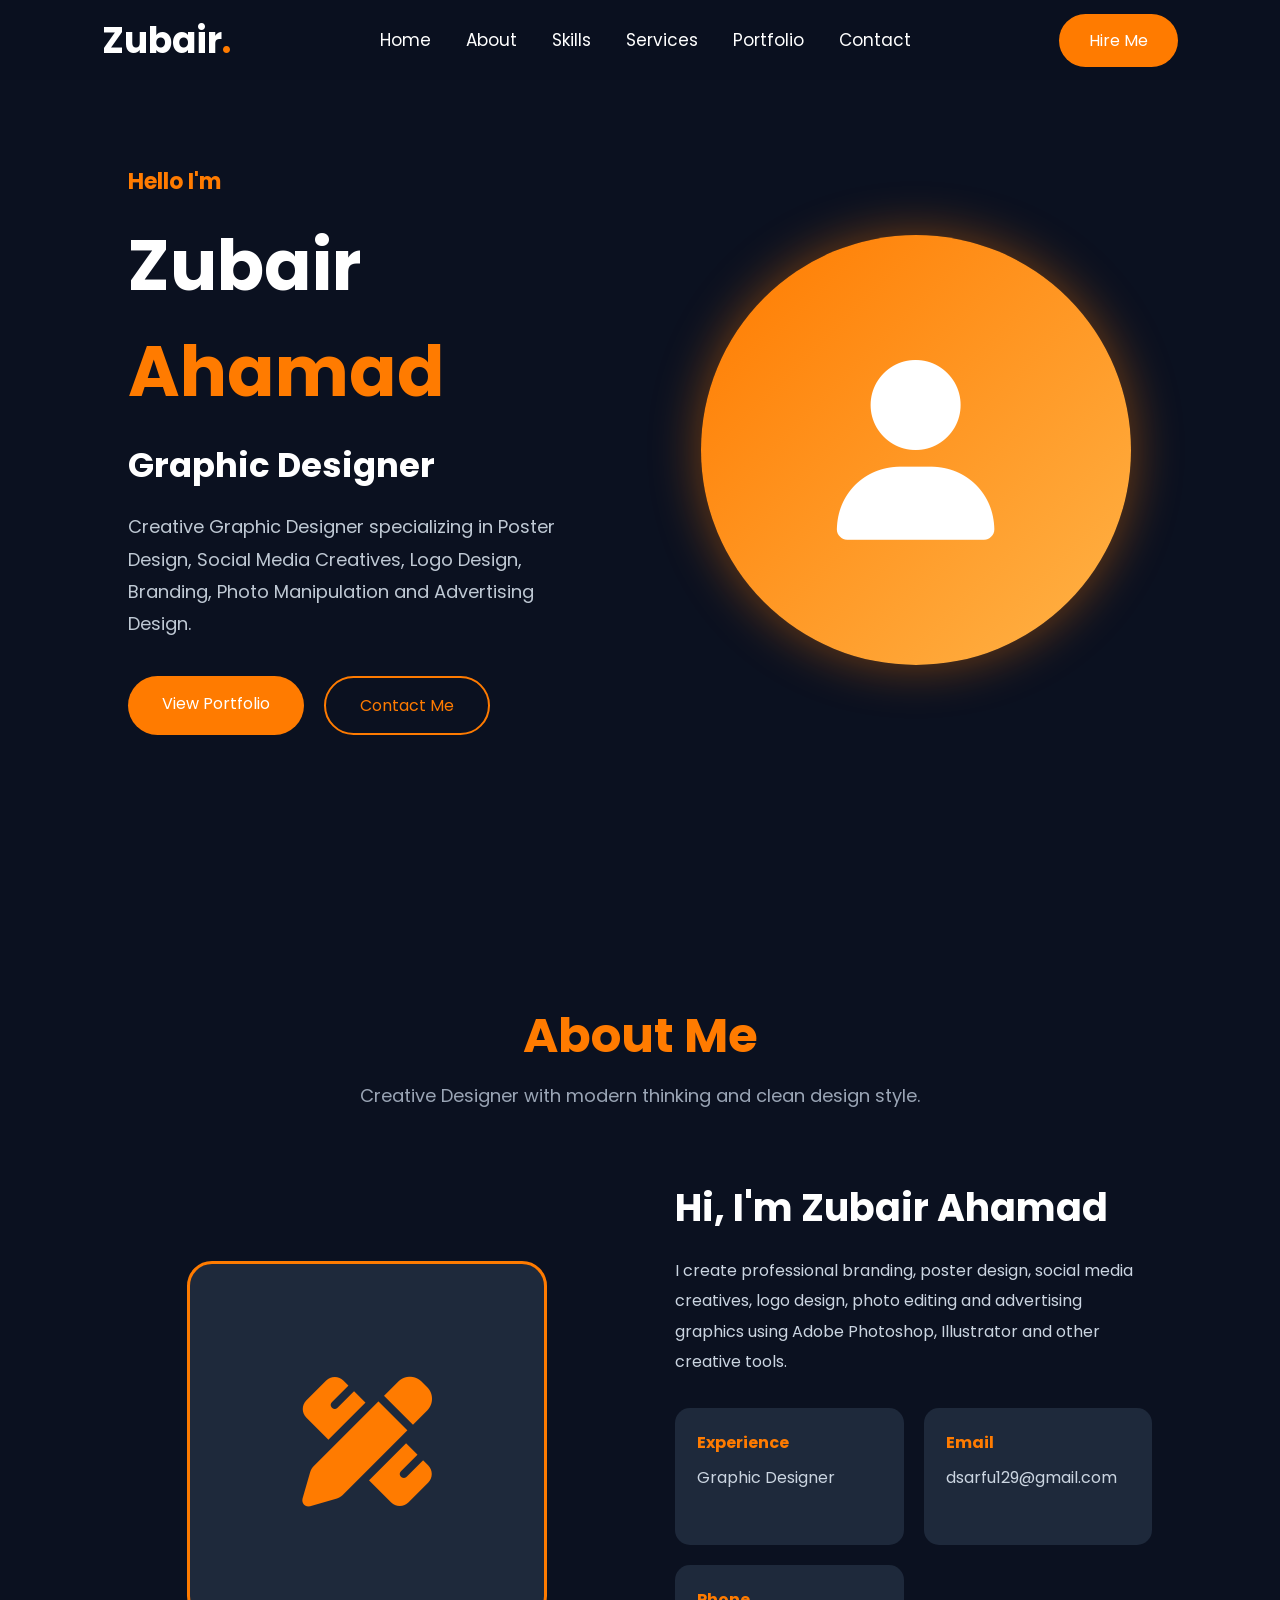
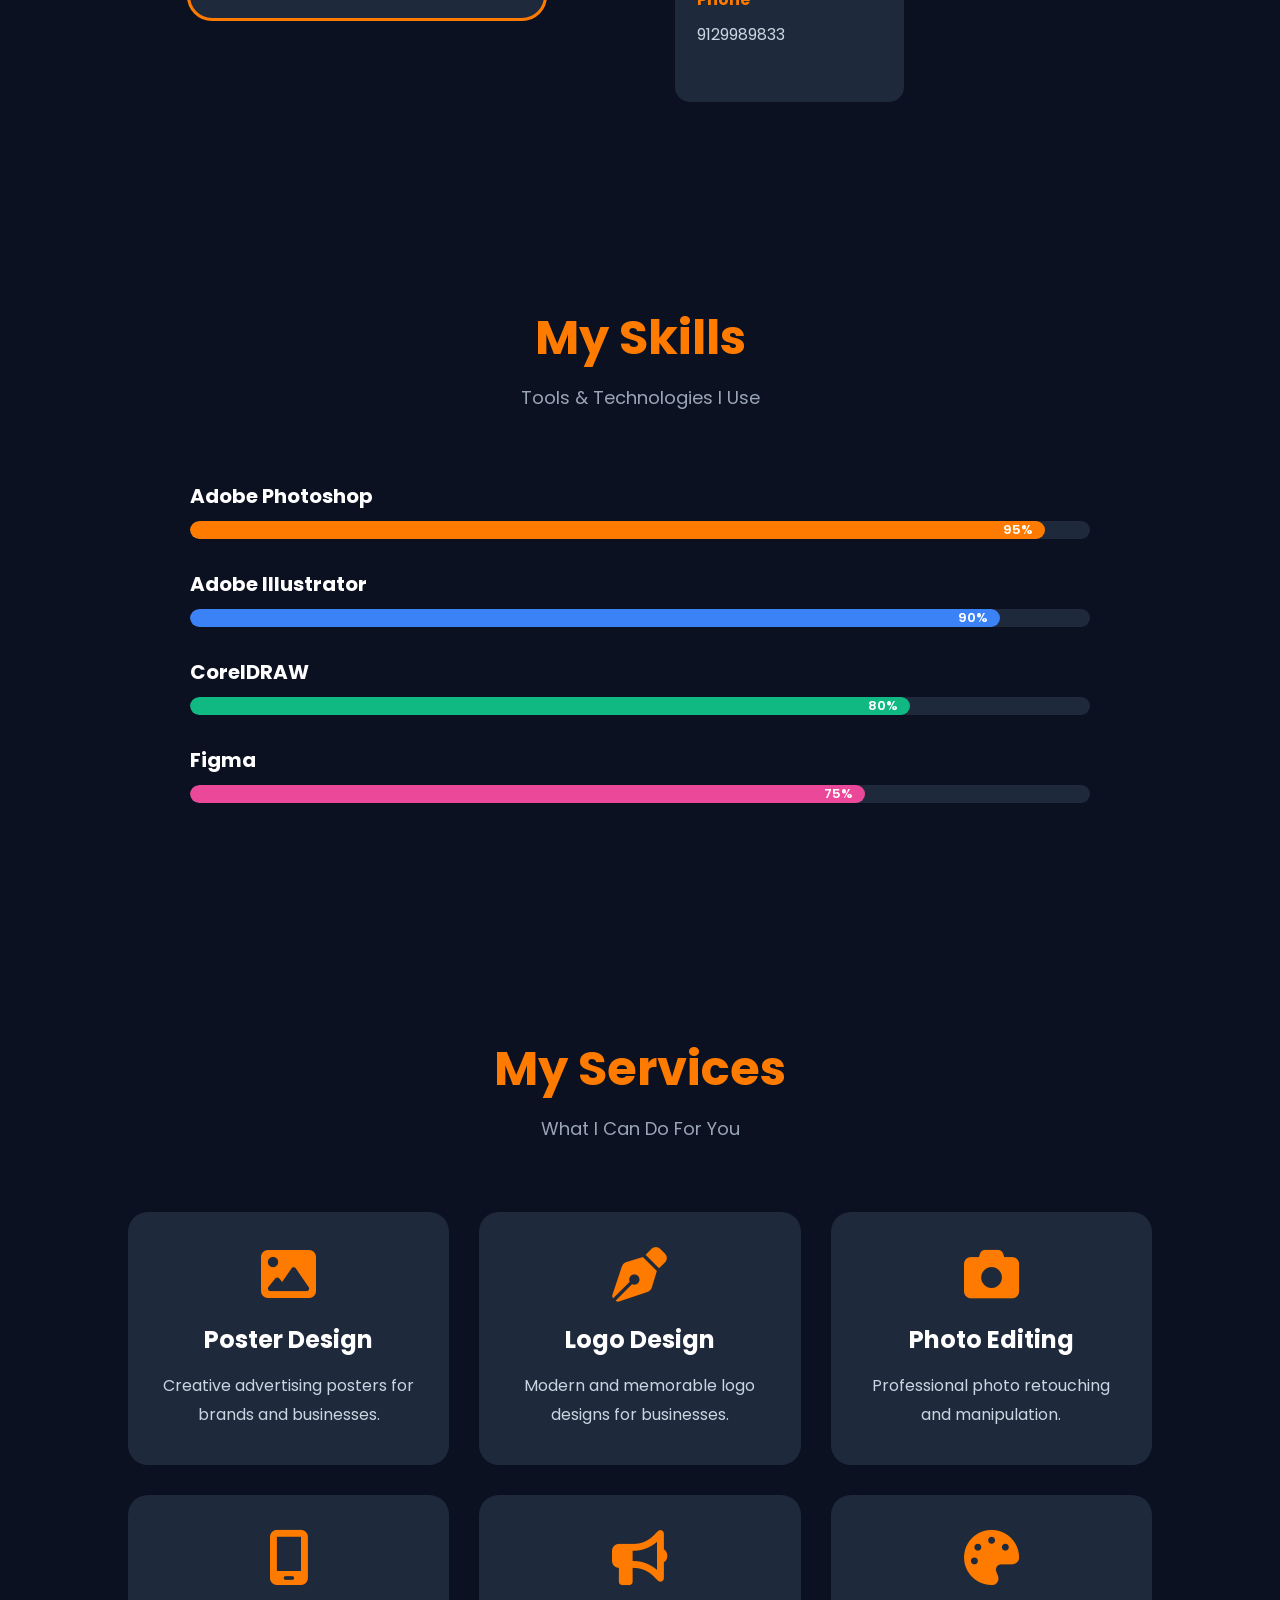
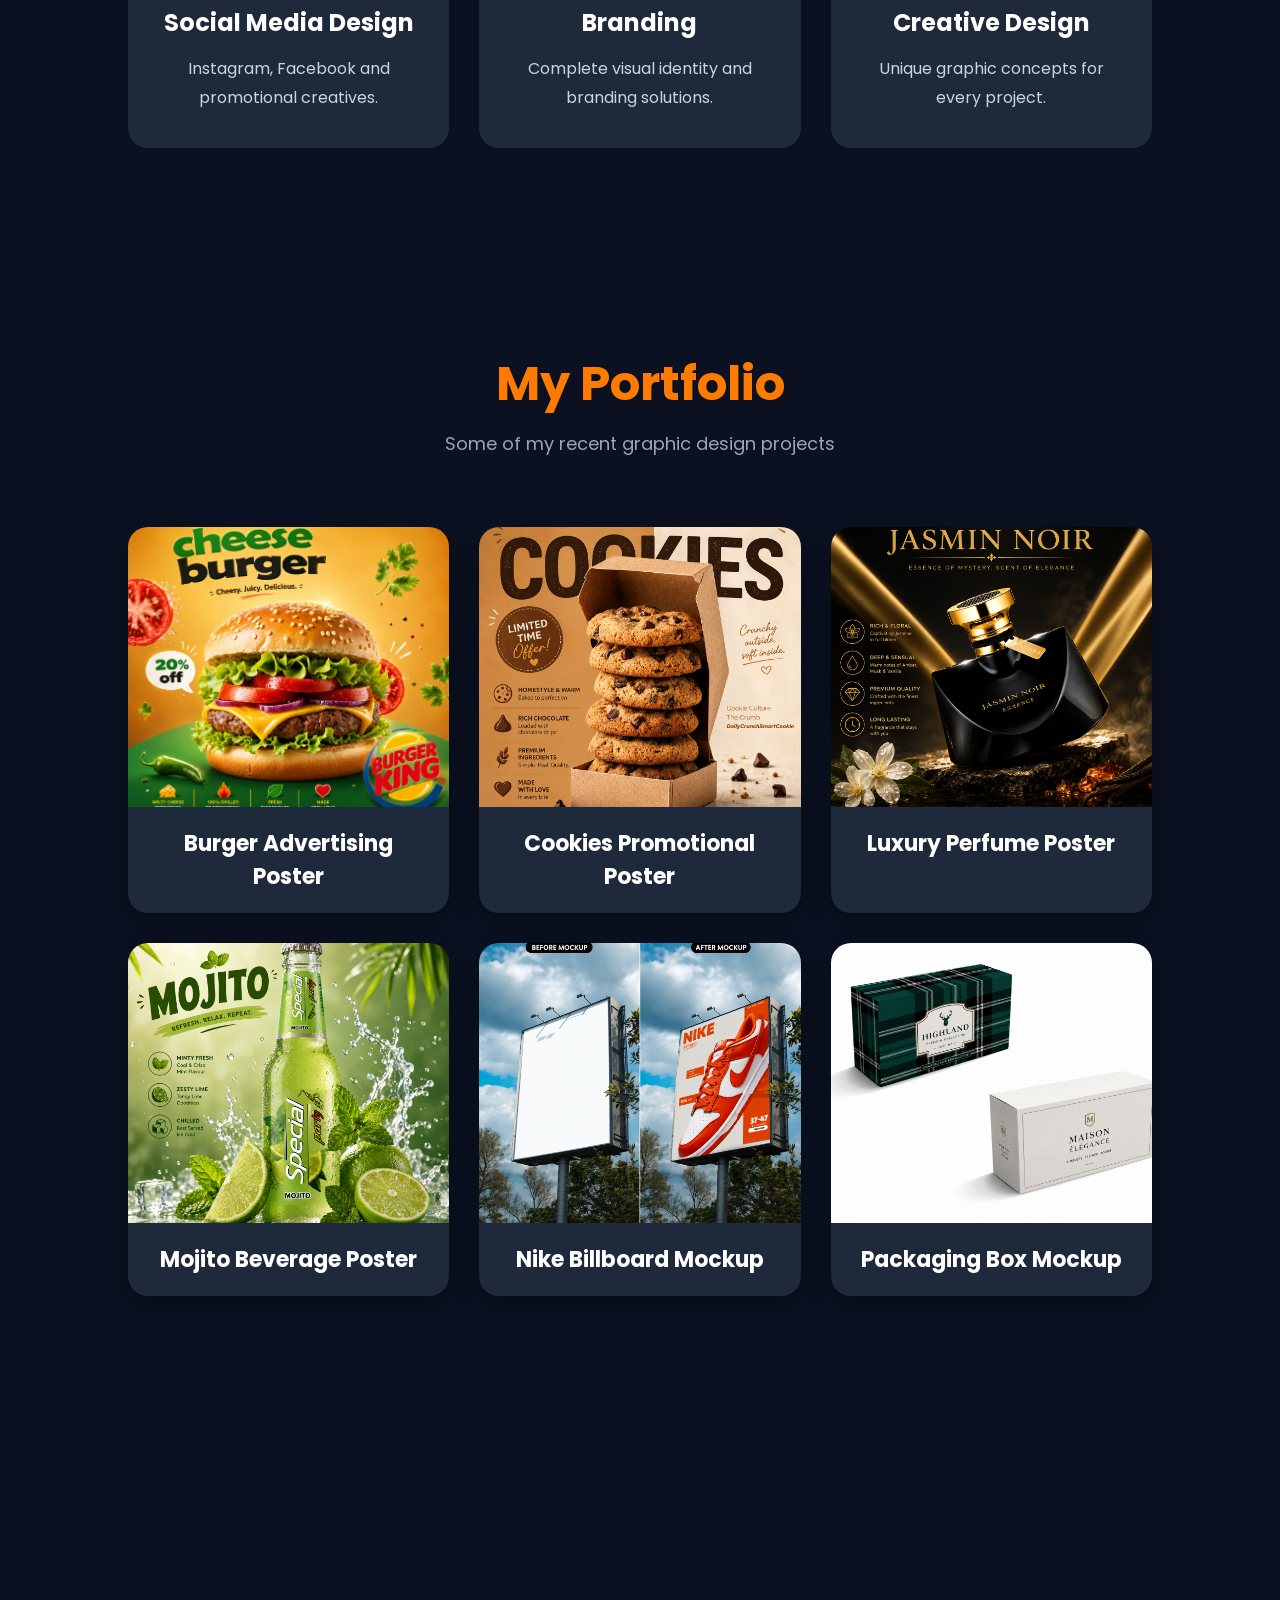
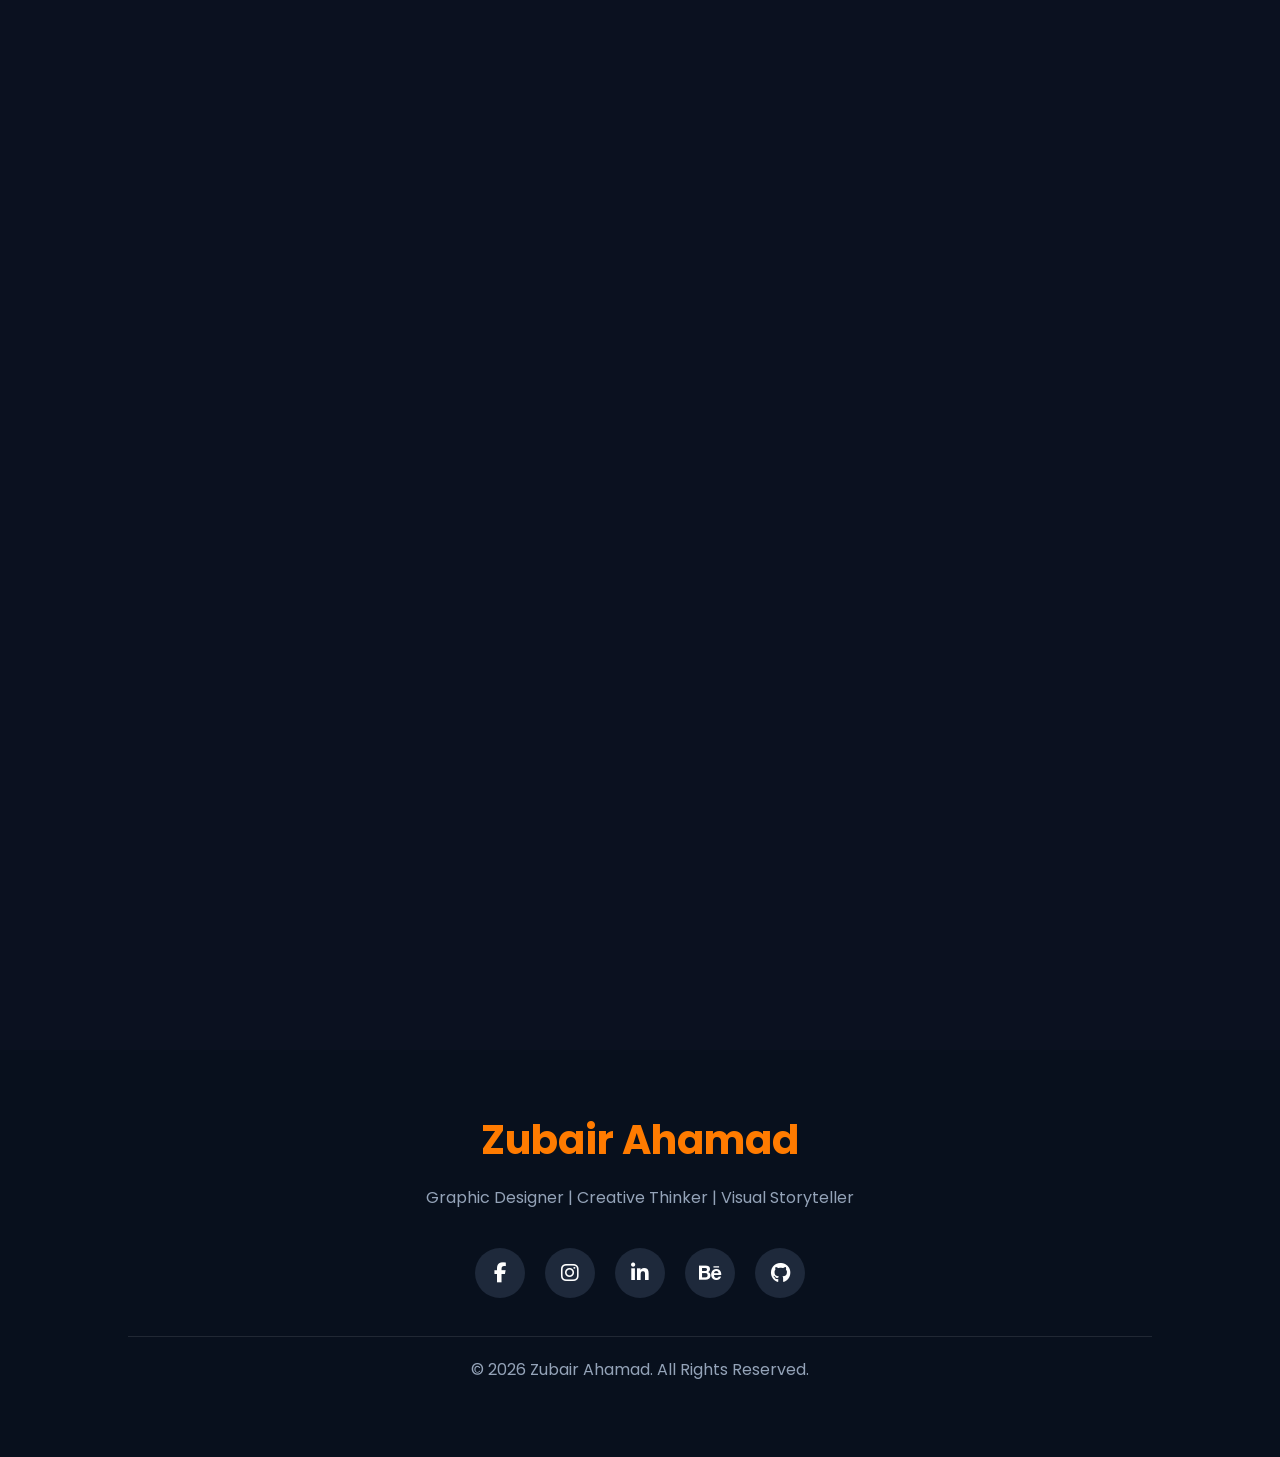
<file: index.html>
<!DOCTYPE html>
<html lang="en">

<head>

<meta charset="UTF-8">
<meta name="viewport" content="width=device-width, initial-scale=1.0">

<title>Zubair Ahamad | Graphic Designer</title>

<link rel="stylesheet" href="style.css">

<link rel="preconnect" href="https://fonts.googleapis.com">
<link rel="preconnect" href="https://fonts.gstatic.com" crossorigin>

<link href="https://fonts.googleapis.com/css2?family=Poppins:wght@300;400;500;600;700;800&display=swap" rel="stylesheet">

<link rel="stylesheet" href="https://cdnjs.cloudflare.com/ajax/libs/font-awesome/6.7.2/css/all.min.css">

</head>

<body>

<header>

<nav class="navbar">

<div class="logo">
Zubair<span>.</span>
</div>

<ul class="nav-menu">

<li><a href="#home">Home</a></li>

<li><a href="#about">About</a></li>

<li><a href="#skills">Skills</a></li>

<li><a href="#services">Services</a></li>

<li><a href="#portfolio">Portfolio</a></li>

<li><a href="#contact">Contact</a></li>

</ul>

<a href="#contact" class="hire-btn">
Hire Me
</a>

</nav>

</header>

<!-- HERO -->

<section class="hero" id="home">

<div class="hero-content">

<h4>Hello I'm</h4>

<h1>
Zubair
<span>Ahamad</span>
</h1>

<h2>Graphic Designer</h2>

<p>

Creative Graphic Designer specializing in
Poster Design, Social Media Creatives,
Logo Design, Branding,
Photo Manipulation and Advertising Design.

</p>

<div class="hero-buttons">

<a href="#portfolio" class="btn">
View Portfolio
</a>

<a href="#contact" class="btn2">
Contact Me
</a>

</div>

</div>

<div class="hero-image">

<div class="profile-circle">

<i class="fa-solid fa-user"></i>

</div>

</div>

</section>

<!-- ABOUT -->

<section class="about" id="about">

<div class="section-title">

<h2>About Me</h2>

<p>

Creative Designer with modern thinking and
clean design style.

</p>

</div>

<div class="about-container">

<div class="about-image">

<div class="image-box">

<i class="fa-solid fa-pen-ruler"></i>

</div>

</div>

<div class="about-text">

<h3>

Hi, I'm Zubair Ahamad

</h3>

<p>

I create professional branding,
poster design,
social media creatives,
logo design,
photo editing and advertising
graphics using Adobe Photoshop,
Illustrator and other creative tools.

</p>

<div class="about-info">

<div>

<h4>Experience</h4>

<p>Graphic Designer</p>

</div>

<div>

<h4>Email</h4>

<p>dsarfu129@gmail.com</p>

</div>

<div>

<h4>Phone</h4>

<p>9129989833</p>

</div>

</div>

</div>

</div>

</section>
<!-- ================= SKILLS ================= -->

<section class="skills" id="skills">

    <div class="section-title">
        <h2>My Skills</h2>
        <p>Tools & Technologies I Use</p>
    </div>

    <div class="skills-container">

        <div class="skill-box">
            <h4>Adobe Photoshop</h4>
            <div class="progress">
                <div class="progress-bar photoshop">95%</div>
            </div>
        </div>

        <div class="skill-box">
            <h4>Adobe Illustrator</h4>
            <div class="progress">
                <div class="progress-bar illustrator">90%</div>
            </div>
        </div>

        <div class="skill-box">
            <h4>CorelDRAW</h4>
            <div class="progress">
                <div class="progress-bar corel">80%</div>
            </div>
        </div>

        <div class="skill-box">
            <h4>Figma</h4>
            <div class="progress">
                <div class="progress-bar figma">75%</div>
            </div>
        </div>

    </div>

</section>

<!-- ================= SERVICES ================= -->

<section class="services" id="services">

    <div class="section-title">
        <h2>My Services</h2>
        <p>What I Can Do For You</p>
    </div>

    <div class="services-container">

        <div class="service-card">
            <i class="fa-solid fa-image"></i>
            <h3>Poster Design</h3>
            <p>Creative advertising posters for brands and businesses.</p>
        </div>

        <div class="service-card">
            <i class="fa-solid fa-pen-nib"></i>
            <h3>Logo Design</h3>
            <p>Modern and memorable logo designs for businesses.</p>
        </div>

        <div class="service-card">
            <i class="fa-solid fa-camera"></i>
            <h3>Photo Editing</h3>
            <p>Professional photo retouching and manipulation.</p>
        </div>

        <div class="service-card">
            <i class="fa-solid fa-mobile-screen"></i>
            <h3>Social Media Design</h3>
            <p>Instagram, Facebook and promotional creatives.</p>
        </div>

        <div class="service-card">
            <i class="fa-solid fa-bullhorn"></i>
            <h3>Branding</h3>
            <p>Complete visual identity and branding solutions.</p>
        </div>

        <div class="service-card">
            <i class="fa-solid fa-palette"></i>
            <h3>Creative Design</h3>
            <p>Unique graphic concepts for every project.</p>
        </div>

    </div>

</section>

<!-- ================= PORTFOLIO ================= -->

<section class="portfolio" id="portfolio">

    <div class="section-title">
        <h2>My Portfolio</h2>
        <p>Some of my recent graphic design projects</p>
    </div>

    <div class="portfolio-grid">

        <div class="portfolio-card">
            <img src="images/portfolio/burger.png" alt="Burger Advertising Poster">
            <h3>Burger Advertising Poster</h3>
        </div>

        <div class="portfolio-card">
            <img src="images/portfolio/cookies.png" alt="Cookies Promotional Poster">
            <h3>Cookies Promotional Poster</h3>
        </div>

        <div class="portfolio-card">
            <img src="images/portfolio/perfume.png" alt="Luxury Perfume Poster">
            <h3>Luxury Perfume Poster</h3>
        </div>

        <div class="portfolio-card">
            <img src="images/portfolio/mojito.png" alt="Mojito Beverage Poster">
            <h3>Mojito Beverage Poster</h3>
        </div>

        <div class="portfolio-card">
            <img src="images/portfolio/nike-mockup.png" alt="Nike Billboard Mockup">
            <h3>Nike Billboard Mockup</h3>
        </div>

        <div class="portfolio-card">
            <img src="images/portfolio/box-mockup.png" alt="Packaging Box Mockup">
            <h3>Packaging Box Mockup</h3>
        </div>

    </div>

</section>

<!-- ================= STATS ================= -->

<section class="stats">

    <div class="stat-box">
        <h2>50+</h2>
        <p>Projects</p>
    </div>

    <div class="stat-box">
        <h2>20+</h2>
        <p>Happy Clients</p>
    </div>

    <div class="stat-box">
        <h2>2+</h2>
        <p>Years Learning</p>
    </div>

    <div class="stat-box">
        <h2>100%</h2>
        <p>Creativity</p>
    </div>

</section>
<!-- ================= CONTACT ================= -->

<section class="contact" id="contact">

    <div class="section-title">
        <h2>Contact Me</h2>
        <p>Let's Work Together</p>
    </div>

    <div class="contact-container">

        <div class="contact-info">

            <h3>Get In Touch</h3>

            <p>
                I'm available for freelance work, branding,
                poster design, logo design and social media creatives.
            </p>

            <div class="info-box">
                <i class="fa-solid fa-envelope"></i>
                <span>dsarfu129@gmail.com</span>
            </div>

            <div class="info-box">
                <i class="fa-solid fa-phone"></i>
                <span>+91 9129989833</span>
            </div>

            <div class="info-box">
                <i class="fa-solid fa-location-dot"></i>
                <span>India</span>
            </div>

        </div>

        <form class="contact-form">

            <input type="text" placeholder="Your Name" required>

            <input type="email" placeholder="Your Email" required>

            <input type="text" placeholder="Subject">

            <textarea rows="6" placeholder="Your Message"></textarea>

            <button type="submit" class="btn">
                Send Message
            </button>

        </form>

    </div>

</section>

<!-- ================= FOOTER ================= -->

<footer>

    <div class="footer-content">

        <h2>Zubair Ahamad</h2>

        <p>
            Graphic Designer | Creative Thinker | Visual Storyteller
        </p>

        <div class="social-icons">

            <a href="#"><i class="fab fa-facebook-f"></i></a>

            <a href="#"><i class="fab fa-instagram"></i></a>

            <a href="#"><i class="fab fa-linkedin-in"></i></a>

            <a href="#"><i class="fab fa-behance"></i></a>

            <a href="#"><i class="fab fa-github"></i></a>

        </div>

        <p class="copyright">
            © 2026 Zubair Ahamad. All Rights Reserved.
        </p>

    </div>

</footer>

<!-- Scroll Top Button -->

<button id="topBtn">
    <i class="fa-solid fa-arrow-up"></i>
</button>

<script src="script.js"></script>

</body>
</html>
</file>
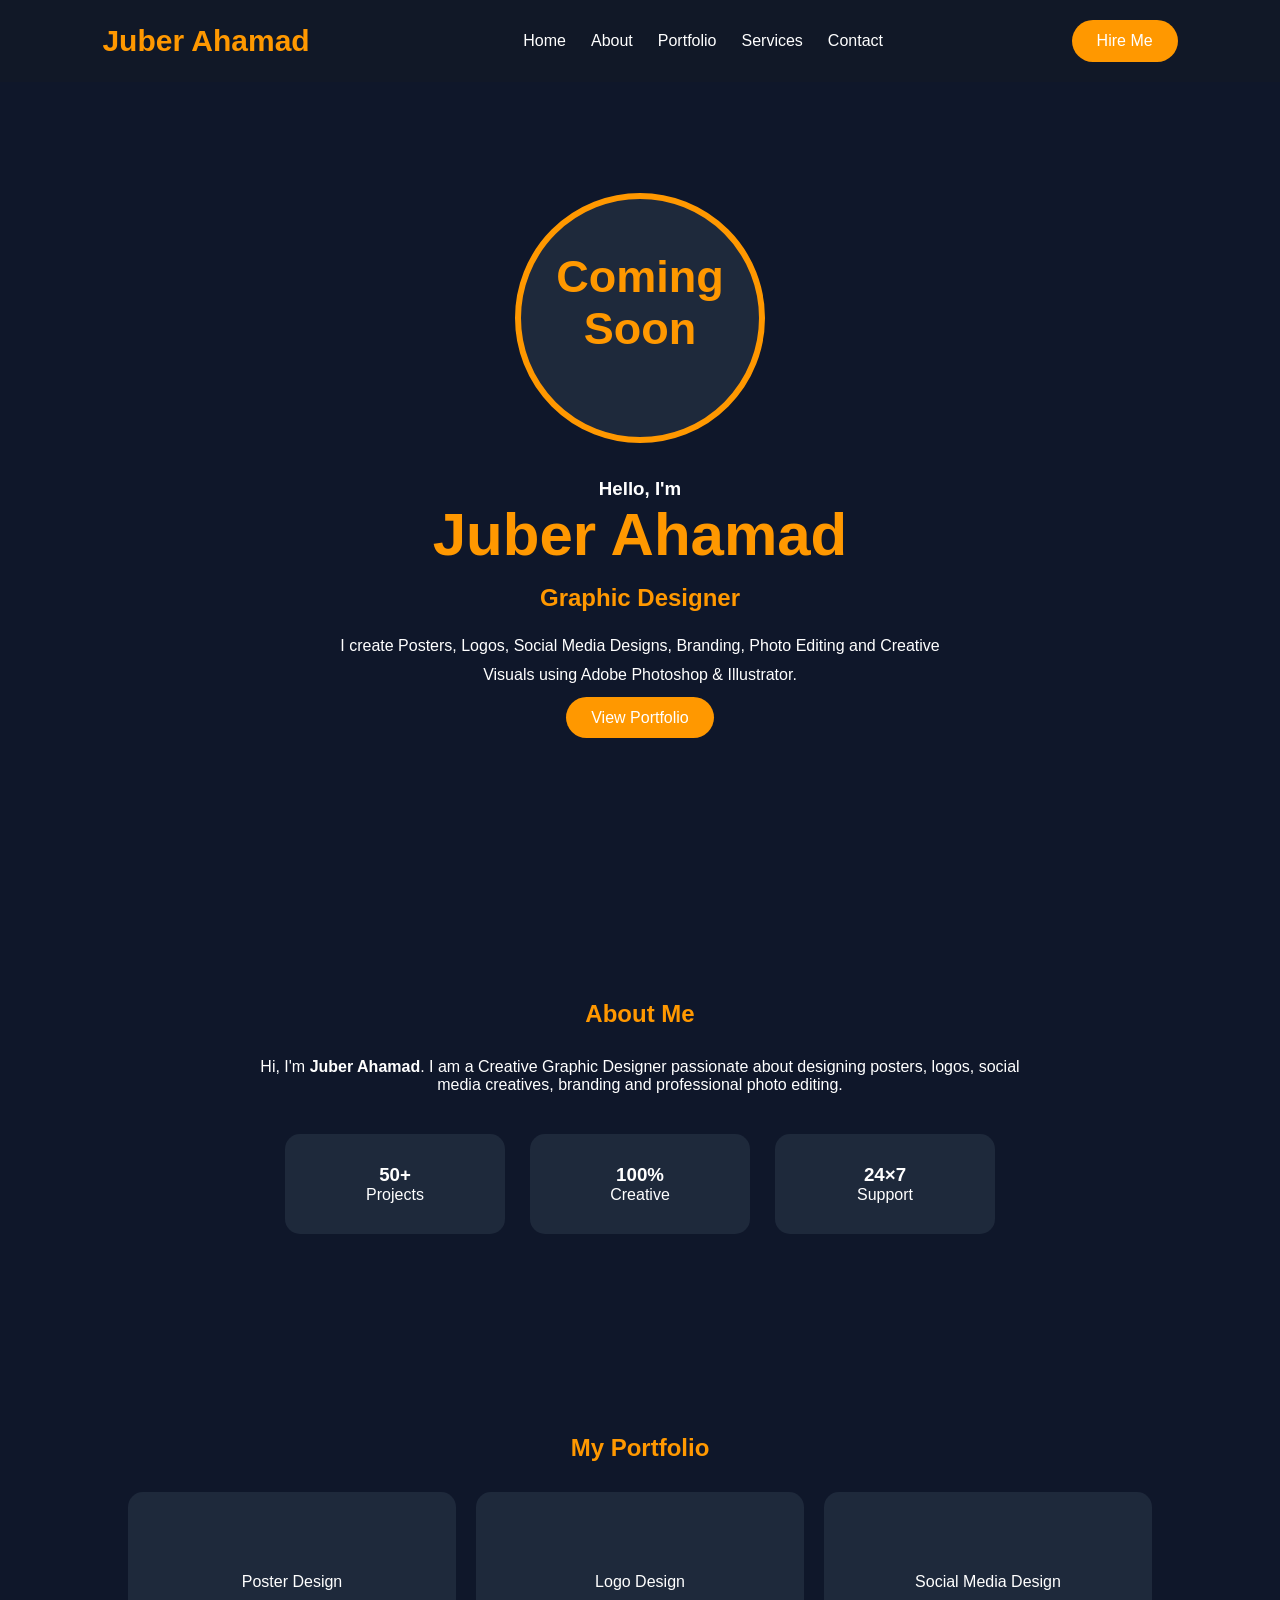
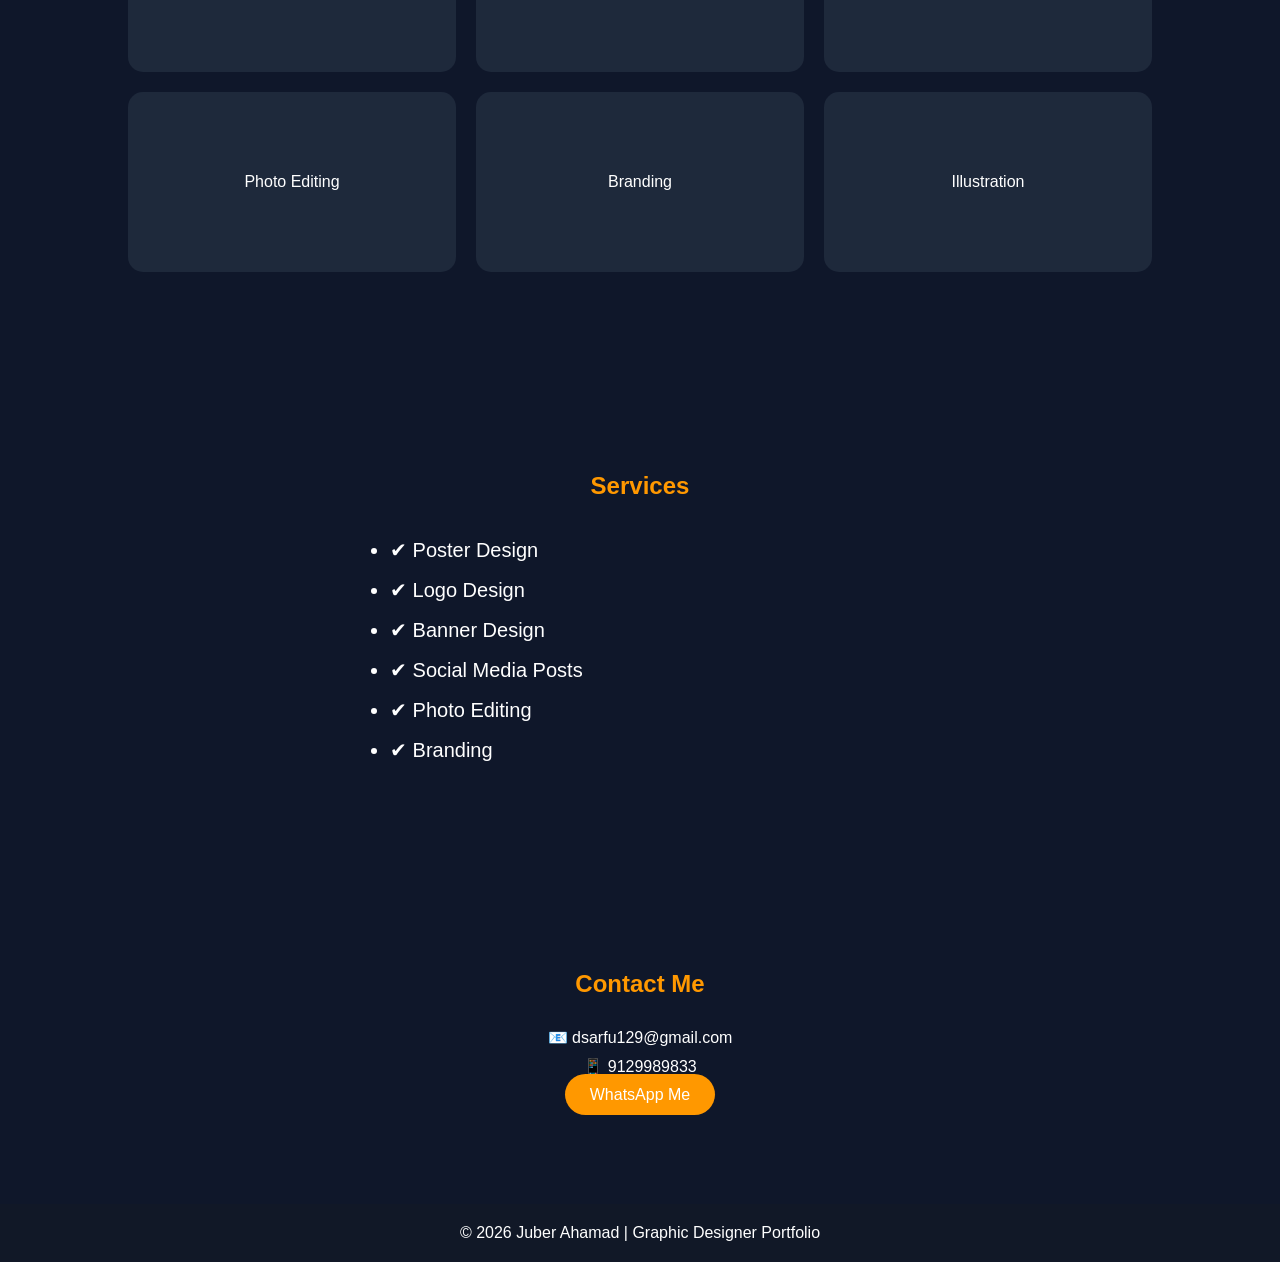
<file: GRAFIC_PORTFOLIO/index.html>
<!DOCTYPE html>
<html lang="en">
<head>
    <meta charset="UTF-8">
    <meta name="viewport" content="width=device-width, initial-scale=1.0">
    <title>Juber Ahamad | Graphic Designer</title>

    <link rel="stylesheet" href="style.css">

    <link rel="stylesheet"
    href="https://cdnjs.cloudflare.com/ajax/libs/font-awesome/6.7.2/css/all.min.css">
</head>
<body>

    <!-- Navbar -->
    <header>
        <nav class="navbar">
            <div class="logo">Juber Ahamad</div>

            <ul class="nav-links">
                <li><a href="#home">Home</a></li>
                <li><a href="#about">About</a></li>
                <li><a href="#portfolio">Portfolio</a></li>
                <li><a href="#services">Services</a></li>
                <li><a href="#contact">Contact</a></li>
            </ul>

            <a href="#contact" class="btn">Hire Me</a>
        </nav>
    </header>

    <!-- Hero Section -->
    <section class="hero" id="home">

        <div class="hero-image">
            <!-- Baad me yaha apni image laga dena -->
            <h2>Coming Soon</h2>
        </div>

        <div class="hero-text">
            <h3>Hello, I'm</h3>

            <h1>Juber Ahamad</h1>

            <h2>Graphic Designer</h2>

            <p>
                I create Posters, Logos, Social Media Designs,
                Branding, Photo Editing and Creative Visuals
                using Adobe Photoshop & Illustrator.
            </p>

            <a href="#portfolio" class="btn">
                View Portfolio
            </a>
        </div>

    </section>

    <!-- About -->
    <section class="about" id="about">

        <h2>About Me</h2>

        <p>
            Hi, I'm <b>Juber Ahamad</b>.
            I am a Creative Graphic Designer passionate about
            designing posters, logos, social media creatives,
            branding and professional photo editing.
        </p>

        <div class="about-boxes">

            <div class="box">
                <h3>50+</h3>
                <p>Projects</p>
            </div>

            <div class="box">
                <h3>100%</h3>
                <p>Creative</p>
            </div>

            <div class="box">
                <h3>24×7</h3>
                <p>Support</p>
            </div>

        </div>

    </section>

    <!-- Portfolio -->
    <section class="portfolio" id="portfolio">

        <h2>My Portfolio</h2>

        <div class="gallery">

            <div class="card">Poster Design</div>

            <div class="card">Logo Design</div>

            <div class="card">Social Media Design</div>

            <div class="card">Photo Editing</div>

            <div class="card">Branding</div>

            <div class="card">Illustration</div>

        </div>

    </section>

    <!-- Services -->
    <section class="services" id="services">

        <h2>Services</h2>

        <ul>
            <li>✔ Poster Design</li>
            <li>✔ Logo Design</li>
            <li>✔ Banner Design</li>
            <li>✔ Social Media Posts</li>
            <li>✔ Photo Editing</li>
            <li>✔ Branding</li>
        </ul>

    </section>

    <!-- Contact -->
    <section class="contact" id="contact">

        <h2>Contact Me</h2>

        <p>📧 dsarfu129@gmail.com</p>

        <p>📱 9129989833</p>

        <a class="btn" href="#">
            WhatsApp Me
        </a>

    </section>

    <!-- Footer -->
    <footer>

        <p>
            © 2026 Juber Ahamad |
            Graphic Designer Portfolio
        </p>

    </footer>

    <script src="script.js"></script>

</body>
</html>
</file>
<file: style.css>
/* ===========================
   RESET
=========================== */

*{
    margin:0;
    padding:0;
    box-sizing:border-box;
    scroll-behavior:smooth;
    font-family:'Poppins',sans-serif;
}

body{
    background:#0b1120;
    color:#fff;
    overflow-x:hidden;
}

img{
    max-width:100%;
    display:block;
}

a{
    text-decoration:none;
}

ul{
    list-style:none;
}

section{
    padding:100px 10%;
}

/* ===========================
   NAVBAR
=========================== */

header{
    position:fixed;
    top:0;
    left:0;
    width:100%;
    z-index:999;
}

.navbar{
    height:80px;
    display:flex;
    justify-content:space-between;
    align-items:center;
    padding:0 8%;
    background:rgba(11,17,32,.9);
    backdrop-filter:blur(10px);
}

.logo{
    font-size:36px;
    font-weight:700;
    color:#fff;
}

.logo span{
    color:#ff7b00;
}

.nav-menu{
    display:flex;
    gap:35px;
}

.nav-menu li a{
    color:#fff;
    font-size:17px;
    transition:.3s;
}

.nav-menu li a:hover{
    color:#ff7b00;
}

.hire-btn{
    background:#ff7b00;
    color:#fff;
    padding:14px 30px;
    border-radius:30px;
    transition:.3s;
}

.hire-btn:hover{
    background:#fff;
    color:#111;
}

/* ===========================
   HERO
=========================== */

.hero{
    min-height:100vh;
    display:flex;
    justify-content:space-between;
    align-items:center;
    gap:80px;
}

.hero-content{
    flex:1;
}

.hero-content h4{
    color:#ff7b00;
    font-size:22px;
}

.hero-content h1{
    font-size:70px;
    margin:15px 0;
}

.hero-content h1 span{
    color:#ff7b00;
}

.hero-content h2{
    font-size:34px;
    margin-bottom:20px;
}

.hero-content p{
    color:#bfc9d4;
    line-height:1.8;
    font-size:18px;
    max-width:600px;
}

.hero-buttons{
    display:flex;
    gap:20px;
    margin-top:35px;
}

.btn{
    background:#ff7b00;
    color:#fff;
    padding:15px 34px;
    border-radius:30px;
    transition:.3s;
}

.btn:hover{
    background:#fff;
    color:#111;
}

.btn2{
    border:2px solid #ff7b00;
    color:#ff7b00;
    padding:15px 34px;
    border-radius:30px;
    transition:.3s;
}

.btn2:hover{
    background:#ff7b00;
    color:#fff;
}

.hero-image{
    flex:1;
    display:flex;
    justify-content:center;
}

.profile-circle{
    width:430px;
    height:430px;
    border-radius:50%;
    background:linear-gradient(135deg,#ff7b00,#ffb347);
    display:flex;
    justify-content:center;
    align-items:center;
    box-shadow:0 0 50px rgba(255,123,0,.45);
}

.profile-circle i{
    font-size:180px;
    color:#fff;
}

/* ===========================
   SECTION TITLE
=========================== */

.section-title{
    text-align:center;
    margin-bottom:70px;
}

.section-title h2{
    font-size:48px;
    color:#ff7b00;
}

.section-title p{
    margin-top:10px;
    color:#9aa5b5;
    font-size:18px;
}

/* ===========================
   ABOUT
=========================== */

.about-container{
    display:flex;
    align-items:center;
    gap:70px;
    flex-wrap:wrap;
}

.about-image{
    flex:1;
    display:flex;
    justify-content:center;
}

.image-box{
    width:360px;
    height:360px;
    background:#1e293b;
    border-radius:25px;
    display:flex;
    justify-content:center;
    align-items:center;
    border:3px solid #ff7b00;
}

.image-box i{
    font-size:130px;
    color:#ff7b00;
}

.about-text{
    flex:1;
}

.about-text h3{
    font-size:38px;
    margin-bottom:20px;
}

.about-text p{
    color:#cbd5e1;
    line-height:1.9;
    margin-bottom:30px;
}

.about-info{
    display:grid;
    grid-template-columns:repeat(2,1fr);
    gap:20px;
}

.about-info div{
    background:#1e293b;
    padding:22px;
    border-radius:15px;
}

.about-info h4{
    color:#ff7b00;
    margin-bottom:8px;
}
/* ===========================
   SKILLS
=========================== */

.skills-container{
    max-width:900px;
    margin:auto;
}

.skill-box{
    margin-bottom:30px;
}

.skill-box h4{
    margin-bottom:10px;
    font-size:20px;
}

.progress{
    width:100%;
    height:18px;
    background:#1e293b;
    border-radius:30px;
    overflow:hidden;
}

.progress-bar{
    height:100%;
    display:flex;
    justify-content:flex-end;
    align-items:center;
    padding-right:12px;
    color:#fff;
    font-size:13px;
    font-weight:600;
    border-radius:30px;
}

.photoshop{
    width:95%;
    background:#ff7b00;
}

.illustrator{
    width:90%;
    background:#3b82f6;
}

.corel{
    width:80%;
    background:#10b981;
}

.figma{
    width:75%;
    background:#ec4899;
}

/* ===========================
   SERVICES
=========================== */

.services-container{
    display:grid;
    grid-template-columns:repeat(auto-fit,minmax(280px,1fr));
    gap:30px;
}

.service-card{
    background:#1e293b;
    border-radius:20px;
    padding:35px;
    text-align:center;
    transition:.4s;
}

.service-card:hover{
    transform:translateY(-10px);
    box-shadow:0 15px 35px rgba(255,123,0,.3);
}

.service-card i{
    font-size:55px;
    color:#ff7b00;
    margin-bottom:20px;
}

.service-card h3{
    margin-bottom:15px;
    font-size:24px;
}

.service-card p{
    color:#cbd5e1;
    line-height:1.8;
}

/* ===========================
   PORTFOLIO
=========================== */

.portfolio-grid{
    display:grid;
    grid-template-columns:repeat(auto-fit,minmax(320px,1fr));
    gap:30px;
}

.portfolio-card{
    background:#1e293b;
    border-radius:20px;
    overflow:hidden;
    transition:.4s;
    box-shadow:0 10px 25px rgba(0,0,0,.3);
}

.portfolio-card:hover{
    transform:translateY(-10px);
    box-shadow:0 20px 40px rgba(255,123,0,.35);
}

.portfolio-card img{
    width:100%;
    height:280px;
    object-fit:cover;
    transition:.5s;
}

.portfolio-card:hover img{
    transform:scale(1.08);
}

.portfolio-card h3{
    padding:20px;
    text-align:center;
    font-size:22px;
    color:#fff;
}

/* ===========================
   STATS
=========================== */

.stats{
    display:grid;
    grid-template-columns:repeat(auto-fit,minmax(220px,1fr));
    gap:30px;
}

.stat-box{
    background:#1e293b;
    padding:40px;
    border-radius:20px;
    text-align:center;
    transition:.4s;
}

.stat-box:hover{
    transform:translateY(-10px);
    box-shadow:0 15px 35px rgba(255,123,0,.3);
}

.stat-box h2{
    font-size:50px;
    color:#ff7b00;
    margin-bottom:10px;
}

.stat-box p{
    color:#cbd5e1;
    font-size:18px;
}
/* ===========================
   CONTACT
=========================== */

.contact-container{
    display:grid;
    grid-template-columns:repeat(2,1fr);
    gap:50px;
    align-items:start;
}

.contact-info h3{
    font-size:36px;
    margin-bottom:20px;
}

.contact-info p{
    color:#cbd5e1;
    line-height:1.8;
    margin-bottom:25px;
}

.info-box{
    display:flex;
    align-items:center;
    gap:15px;
    margin-bottom:20px;
    background:#1e293b;
    padding:18px;
    border-radius:15px;
}

.info-box i{
    font-size:22px;
    color:#ff7b00;
}

.contact-form{
    display:flex;
    flex-direction:column;
    gap:20px;
}

.contact-form input,
.contact-form textarea{
    width:100%;
    padding:16px;
    border:none;
    outline:none;
    border-radius:15px;
    background:#1e293b;
    color:#fff;
    font-size:16px;
}

.contact-form textarea{
    resize:none;
}

.contact-form button{
    border:none;
    cursor:pointer;
}

/* ===========================
   FOOTER
=========================== */

footer{
    background:#08101d;
    padding:60px 10%;
    text-align:center;
}

.footer-content h2{
    font-size:40px;
    color:#ff7b00;
}

.footer-content p{
    color:#94a3b8;
    margin:15px 0;
}

.social-icons{
    margin:30px 0;
}

.social-icons a{
    width:50px;
    height:50px;
    display:inline-flex;
    justify-content:center;
    align-items:center;
    background:#1e293b;
    color:#fff;
    border-radius:50%;
    margin:8px;
    font-size:20px;
    transition:.4s;
}

.social-icons a:hover{
    background:#ff7b00;
    transform:translateY(-8px);
}

.copyright{
    border-top:1px solid rgba(255,255,255,.1);
    margin-top:20px;
    padding-top:20px;
}

/* ===========================
   SCROLL TO TOP
=========================== */

#topBtn{
    position:fixed;
    right:30px;
    bottom:30px;
    width:55px;
    height:55px;
    border:none;
    border-radius:50%;
    background:#ff7b00;
    color:#fff;
    font-size:20px;
    cursor:pointer;
    display:none;
    transition:.3s;
}

#topBtn:hover{
    transform:scale(1.1);
}

/* ===========================
   ANIMATIONS
=========================== */

.hero-content{
    animation:leftSlide 1s ease;
}

.hero-image{
    animation:rightSlide 1s ease;
}

@keyframes leftSlide{
    from{
        opacity:0;
        transform:translateX(-80px);
    }
    to{
        opacity:1;
        transform:translateX(0);
    }
}

@keyframes rightSlide{
    from{
        opacity:0;
        transform:translateX(80px);
    }
    to{
        opacity:1;
        transform:translateX(0);
    }
}

/* ===========================
   RESPONSIVE
=========================== */

@media(max-width:992px){

    .hero{
        flex-direction:column-reverse;
        text-align:center;
        padding-top:140px;
    }

    .hero-buttons{
        justify-content:center;
    }

    .hero-content p{
        margin:auto;
    }

    .about-container{
        flex-direction:column;
    }

    .contact-container{
        grid-template-columns:1fr;
    }

    .profile-circle{
        width:320px;
        height:320px;
    }

    .profile-circle i{
        font-size:120px;
    }

    .hero-content h1{
        font-size:50px;
    }

}

@media(max-width:768px){

    .navbar{
        flex-direction:column;
        height:auto;
        padding:20px;
    }

    .nav-menu{
        flex-wrap:wrap;
        justify-content:center;
        gap:18px;
        margin:20px 0;
    }

    .hero-content h1{
        font-size:40px;
    }

    .hero-content h2{
        font-size:28px;
    }

    .section-title h2{
        font-size:34px;
    }

    .about-info{
        grid-template-columns:1fr;
    }

    .portfolio-grid{
        grid-template-columns:1fr;
    }

    .services-container{
        grid-template-columns:1fr;
    }

    .stats{
        grid-template-columns:1fr;
    }

}
</file>
<file: GRAFIC_PORTFOLIO/style.css>
*{
    margin:0;
    padding:0;
    box-sizing:border-box;
    font-family:Arial, sans-serif;
    scroll-behavior:smooth;
}

body{
    background:#0f172a;
    color:#fff;
}

/* Navbar */

.navbar{
    position:fixed;
    top:0;
    left:0;
    width:100%;
    display:flex;
    justify-content:space-between;
    align-items:center;
    padding:20px 8%;
    background:#111827;
    z-index:1000;
}

.logo{
    color:#ff9800;
    font-size:30px;
    font-weight:bold;
}

.nav-links{
    display:flex;
    list-style:none;
}

.nav-links li{
    margin-left:25px;
}

.nav-links a{
    text-decoration:none;
    color:white;
    transition:.3s;
}

.nav-links a:hover{
    color:#ff9800;
}

.btn{
    text-decoration:none;
    color:white;
    background:#ff9800;
    padding:12px 25px;
    border-radius:30px;
    transition:.3s;
}

.btn:hover{
    background:#ff6600;
}

/* Hero */

.hero{
    min-height:100vh;
    display:flex;
    flex-direction:column;
    justify-content:center;
    align-items:center;
    text-align:center;
    padding-top:120px;
}

.hero-image{
    width:250px;
    height:250px;
    border-radius:50%;
    border:6px solid #ff9800;
    display:flex;
    justify-content:center;
    align-items:center;
    background:#1e293b;
    margin-bottom:35px;
    font-size:30px;
    color:#ff9800;
}

.hero-text h1{
    font-size:60px;
    color:#ff9800;
}

.hero-text h2{
    margin:15px 0;
}

.hero-text p{
    max-width:650px;
    line-height:1.8;
    margin:20px auto;
}

/* Sections */

section{
    padding:100px 10%;
}

section h2{
    text-align:center;
    color:#ff9800;
    margin-bottom:30px;
}

/* About */

.about p{
    text-align:center;
    max-width:800px;
    margin:auto;
}

.about-boxes{
    display:flex;
    justify-content:center;
    gap:25px;
    margin-top:40px;
    flex-wrap:wrap;
}

.box{
    width:220px;
    background:#1e293b;
    padding:30px;
    border-radius:15px;
    text-align:center;
}

/* Portfolio */

.gallery{
    display:grid;
    grid-template-columns:repeat(auto-fit,minmax(250px,1fr));
    gap:20px;
}

.card{
    background:#1e293b;
    height:180px;
    display:flex;
    justify-content:center;
    align-items:center;
    border-radius:15px;
    transition:.4s;
}

.card:hover{
    transform:translateY(-10px);
    border:2px solid #ff9800;
}

/* Services */

.services ul{
    max-width:500px;
    margin:auto;
    line-height:2;
    font-size:20px;
}

/* Contact */

.contact{
    text-align:center;
}

.contact p{
    margin:10px 0;
}

/* Footer */

footer{
    background:#111827;
    text-align:center;
    padding:20px;
}

/* Mobile */

@media(max-width:768px){

.navbar{
    flex-direction:column;
}

.nav-links{
    margin:15px 0;
}

.hero-text h1{
    font-size:42px;
}

.hero-image{
    width:180px;
    height:180px;
}

}
</file>
